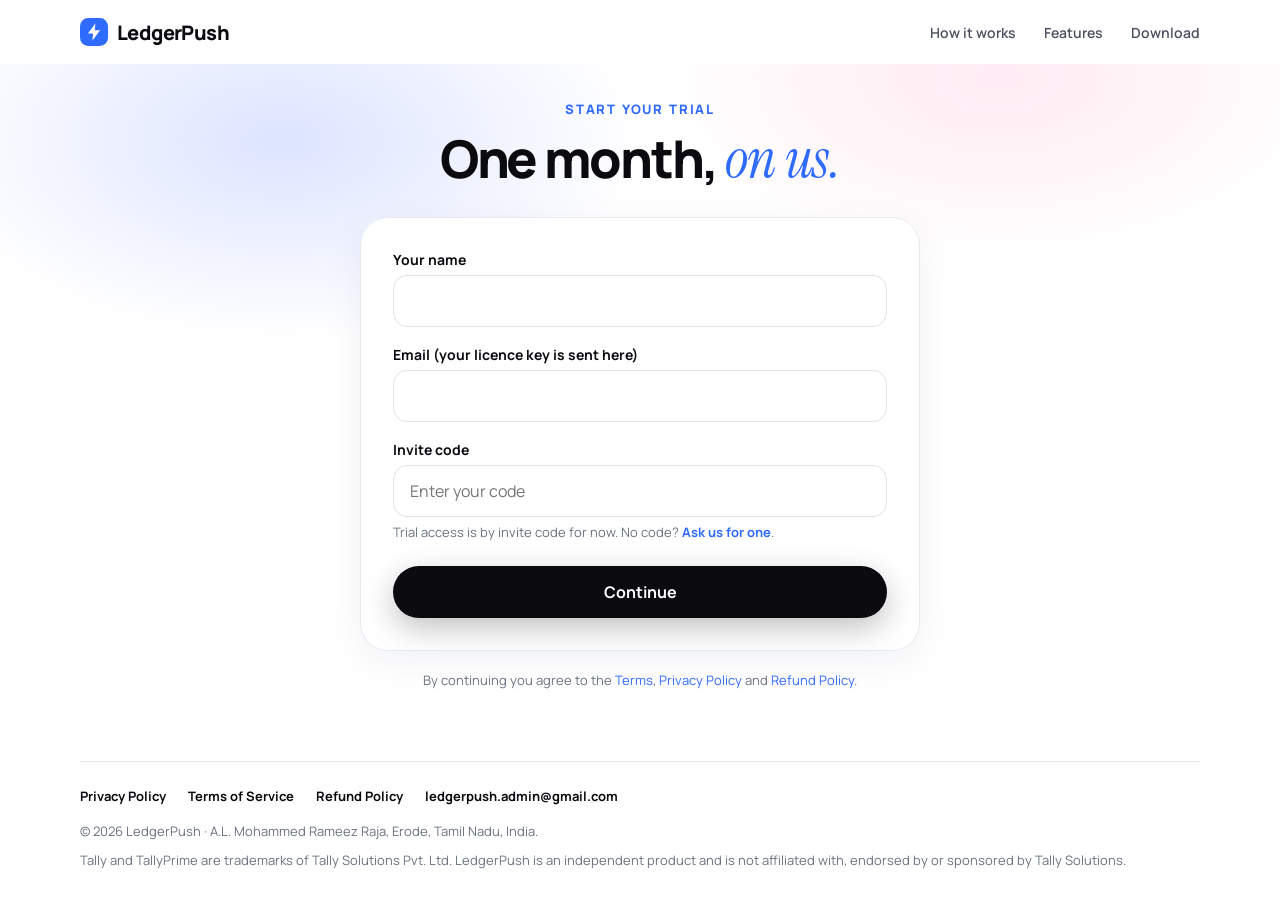
<file: buy.html>
<!doctype html>
<html lang="en">
<head>
<meta charset="utf-8">
<meta name="viewport" content="width=device-width, initial-scale=1">
<title>Start your LedgerPush trial</title>
<meta name="description" content="Start your 1-month LedgerPush trial.">
<link rel="icon" href="data:image/svg+xml,%3Csvg xmlns='http://www.w3.org/2000/svg' viewBox='0 0 24 24'%3E%3Crect width='24' height='24' rx='7' fill='%232f6bff'/%3E%3Cpath d='M13.2 4.5L6.8 13.2h4.4l-.6 6.3 6.6-8.9h-4.5z' fill='%23fff'/%3E%3C/svg%3E">
<link rel="preconnect" href="https://fonts.googleapis.com">
<link rel="stylesheet" href="https://fonts.googleapis.com/css2?family=Instrument+Serif:ital@1&family=Manrope:wght@400;500;600;700;800&display=swap">
<style>
body{margin:0;background:#fff;font-family:"Manrope",-apple-system,BlinkMacSystemFont,"Segoe UI",Helvetica,Arial,sans-serif;color:#0b0b0f;-webkit-font-smoothing:antialiased}
a{color:inherit;text-decoration:none}
.it{font-family:"Instrument Serif",Georgia,serif;font-style:italic;font-weight:400;letter-spacing:-.01em}
.navlink{font-size:14px;font-weight:600;color:#4b5060}.navlink:hover{color:#0b0b0f}
.btn{transition:transform .2s,box-shadow .2s;cursor:pointer;border:0;font-family:inherit}.btn:hover{transform:translateY(-2px)}
.card{background:#fff;border:1px solid #e9eaf0;border-radius:28px;padding:32px;box-shadow:0 10px 40px rgba(20,30,80,.06)}
label{display:block;font-size:14px;font-weight:700;margin:18px 0 6px}
input{width:100%;box-sizing:border-box;font:inherit;font-size:16px;padding:14px 16px;border:1px solid #dfe1ea;border-radius:14px;outline:0;background:#fff}
input:focus{border-color:#2f6bff;box-shadow:0 0 0 3px rgba(47,107,255,.15)}
.hint{font-size:13px;color:#6b7280;margin:6px 0 0;line-height:1.5}
.msg{font-size:14px;margin:12px 0 0;font-weight:600}
.err{color:#b91c1c}.ok{color:#15803d}
.primary{background:#0b0b0f;color:#fff;font-size:16px;font-weight:700;padding:15px 28px;border-radius:980px;box-shadow:0 10px 30px rgba(11,11,15,.25);margin-top:24px;width:100%}
.row{display:flex;justify-content:space-between;gap:12px;padding:10px 0;font-size:15.5px;border-bottom:1px solid #f0f1f5}
.row:last-child{border-bottom:0}
.hide{display:none}
</style>
</head>
<body>
<nav style="padding:18px 22px;box-sizing:border-box">
<div style="max-width:1120px;margin:0 auto;display:flex;align-items:center;justify-content:space-between;gap:16px;flex-wrap:wrap">
<a href="/" style="font-weight:800;font-size:20px;letter-spacing:-.03em;display:flex;align-items:center;gap:9px">
<svg width="28" height="28" viewBox="0 0 24 24" fill="none" aria-hidden="true"><rect width="24" height="24" rx="7" fill="#2f6bff"></rect><path d="M13.2 4.5L6.8 13.2h4.4l-.6 6.3 6.6-8.9h-4.5z" fill="#fff"></path></svg>
LedgerPush</a>
<div style="display:flex;align-items:center;gap:28px;flex-wrap:wrap">
<a class="navlink" href="/#how">How it works</a>
<a class="navlink" href="/#features">Features</a>
<a class="navlink" href="/download.html">Download</a>
</div>
</div>
</nav>

<section style="position:relative;padding:36px 22px 70px;box-sizing:border-box;overflow:hidden">
<div aria-hidden="true" style="position:absolute;inset:-80px 0 auto 0;height:520px;pointer-events:none;background:radial-gradient(40% 55% at 22% 30%,rgba(120,150,255,.26),transparent 70%),radial-gradient(38% 50% at 78% 18%,rgba(255,170,205,.24),transparent 70%)"></div>
<div style="position:relative;max-width:560px;margin:0 auto">
<p style="margin:0 0 12px;font-size:13px;font-weight:800;letter-spacing:.14em;color:#2f6bff;text-align:center">START YOUR TRIAL</p>
<h1 style="margin:0 0 28px;font-size:clamp(34px,5vw,52px);line-height:1.05;font-weight:800;letter-spacing:-.04em;text-align:center">One month, <span class="it" style="color:#2f6bff;font-size:1.08em">on us.</span></h1>

<!-- STEP 1 -->
<div class="card" id="step1">
<form id="f1" novalidate>
<label for="name" style="margin-top:0">Your name</label>
<input id="name" autocomplete="name" required>
<label for="email">Email (your licence key is sent here)</label>
<input id="email" type="email" autocomplete="email" required>
<label for="code">Invite code</label>
<input id="code" autocapitalize="characters" autocomplete="off" placeholder="Enter your code">
<p class="hint">Trial access is by invite code for now. No code? <a href="mailto:ledgerpush.admin@gmail.com?subject=LedgerPush%20trial%20request" style="color:#2f6bff;font-weight:700">Ask us for one</a>.</p>
<p class="msg err hide" id="e1"></p>
<button class="btn primary" type="submit">Continue</button>
</form>
</div>

<!-- STEP 2 -->
<div class="card hide" id="step2">
<h2 style="margin:0 0 6px;font-size:24px;font-weight:800;letter-spacing:-.02em">Pay &#8377;1 to start</h2>
<p class="hint" style="margin:0 0 14px">Code applied. Scan with any UPI app (Google Pay, PhonePe, Paytm, BHIM).</p>
<div class="row"><span>1-month licence</span><span id="plan-line">included</span></div>
<div class="row"><span>Starter credits (pages the AI can read)</span><span>200</span></div>
<div class="row"><b>You pay</b><b>&#8377;1</b></div>
<div style="text-align:center;margin:22px 0 6px">
<img src="/pay-trial.png" alt="UPI QR code for 1 rupee" width="220" height="220" style="border:1px solid #e9eaf0;border-radius:18px;padding:10px;background:#fff">
<p class="hint" style="text-align:center">Or pay to UPI ID <b style="color:#0b0b0f">raja.hystan-1@oksbi</b></p>
</div>
<form id="f2" novalidate>
<label for="txn">UPI transaction ID</label>
<input id="txn" inputmode="numeric" autocomplete="off" placeholder="12-digit number from your payment app">
<p class="hint">You&#8217;ll find it in your payment app under the payment details (often called UTR or reference number).</p>
<p class="msg err hide" id="e2"></p>
<button class="btn primary" type="submit" id="paid">I&#8217;ve paid</button>
</form>
</div>

<!-- STEP 3 -->
<div class="card hide" id="step3" style="text-align:center">
<div style="width:56px;height:56px;border-radius:50%;background:#dcfce7;color:#15803d;display:grid;place-items:center;margin:0 auto 14px;font-size:28px;font-weight:800">&#10003;</div>
<h2 style="margin:0 0 8px;font-size:26px;font-weight:800;letter-spacing:-.02em">Thank you!</h2>
<p style="margin:0;font-size:16px;line-height:1.6;color:#4b5060">We&#8217;re checking your payment. As soon as it&#8217;s confirmed, we&#8217;ll email your licence key and download links to <b id="done-email" style="color:#0b0b0f"></b>. This usually takes a few hours. If you don&#8217;t see it, please check your spam or junk folder.</p>
<p class="hint" style="margin-top:14px">Didn&#8217;t hear back? Write to <a href="mailto:ledgerpush.admin@gmail.com" style="color:#2f6bff;font-weight:700">ledgerpush.admin@gmail.com</a> with your payment reference.</p>
<a href="/download.html" class="btn" style="display:inline-block;margin-top:20px;background:#fff;color:#0b0b0f;font-size:15px;font-weight:700;padding:13px 24px;border-radius:980px;border:1px solid #dfe1ea">Download the app meanwhile</a>
</div>

<p class="hint" style="text-align:center;margin-top:20px">By continuing you agree to the <a href="/terms.html" style="color:#2f6bff">Terms</a>, <a href="/privacy.html" style="color:#2f6bff">Privacy Policy</a> and <a href="/refund.html" style="color:#2f6bff">Refund Policy</a>.</p>
</div>
</section>

<footer style="padding:0 22px 32px;box-sizing:border-box">
<div style="max-width:1120px;margin:0 auto;border-top:1px solid #e9eaf0;padding-top:24px;font-size:13px;line-height:1.6;color:#6b7280">
<div style="display:flex;gap:22px;flex-wrap:wrap;margin-bottom:14px;font-weight:700">
<a href="/privacy.html" style="color:#0b0b0f">Privacy Policy</a>
<a href="/terms.html" style="color:#0b0b0f">Terms of Service</a>
<a href="/refund.html" style="color:#0b0b0f">Refund Policy</a>
<a href="mailto:ledgerpush.admin@gmail.com" style="color:#0b0b0f">ledgerpush.admin@gmail.com</a>
</div>
<p style="margin:0 0 8px">&#169; 2026 LedgerPush &#183; A.L. Mohammed Rameez Raja, Erode, Tamil Nadu, India.</p>
<p style="margin:0">Tally and TallyPrime are trademarks of Tally Solutions Pvt. Ltd. LedgerPush is an independent product and is not affiliated with, endorsed by or sponsored by Tally Solutions.</p>
</div>
</footer>

<script>
// Where orders are sent. The licence service will receive them (to be built).
var ORDER_API = "https://admin.ledgerpush.in/api/orders";
var $ = function(id){return document.getElementById(id)};
var order = {};
function show(id){["step1","step2","step3"].forEach(function(s){$(s).classList.toggle("hide", s!==id)});window.scrollTo({top:0,behavior:"smooth"})}
function err(id, t){var e=$(id);e.textContent=t;e.classList.toggle("hide",!t)}

$("f1").addEventListener("submit", function(ev){
  ev.preventDefault();
  var name=$("name").value.trim(), email=$("email").value.trim(), code=$("code").value.trim().toUpperCase();
  if(!name){return err("e1","Please enter your name.")}
  if(!/^[^@\s]+@[^@\s]+\.[^@\s]+$/.test(email)){return err("e1","Please enter a valid email address.")}
  // Convenience check only. The real check, and the use limit, happen on our server.
  if(code!=="LPTEST"){return err("e1","That code isn't valid. Trial access is by invite code for now.")}
  err("e1","");
  order={name:name,email:email,code:code};
  show("step2");
});

$("f2").addEventListener("submit", function(ev){
  ev.preventDefault();
  var txn=$("txn").value.replace(/\s+/g,"");
  if(!/^\d{10,16}$/.test(txn)){return err("e2","Please enter the transaction ID from your payment app (usually 12 digits).")}
  err("e2","");
  order.txn=txn;
  var b=$("paid"); b.disabled=true; b.textContent="Sending...";
  fetch(ORDER_API,{method:"POST",headers:{"Content-Type":"application/json"},body:JSON.stringify(order)})
   .then(function(r){ if(!r.ok) throw new Error("bad"); return r.json(); })
   .then(function(){ $("done-email").textContent=order.email; show("step3"); })
   .catch(function(){
     b.disabled=false; b.textContent="I’ve paid";
     err("e2","We couldn't send this just now. Please email ledgerpush.admin@gmail.com with your name, email and transaction ID "+txn+", and we'll set you up.");
   });
});
</script>
</body>
</html>
</file>
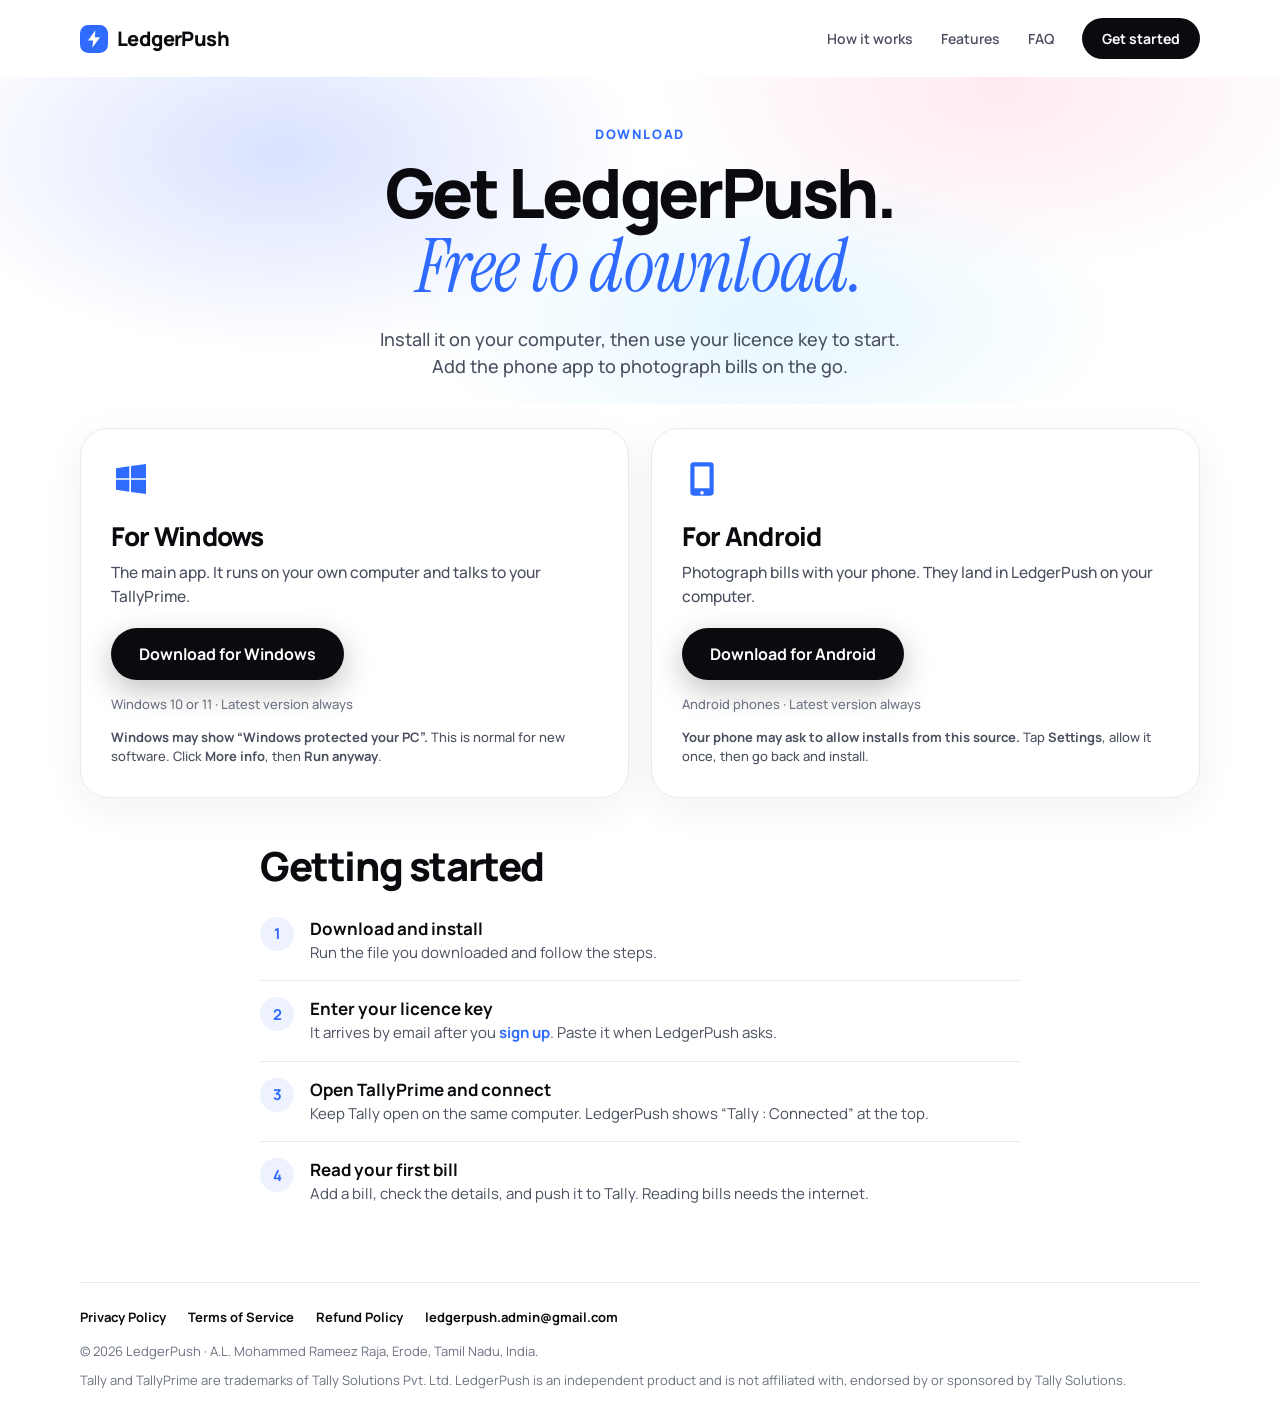
<file: download.html>
<!doctype html>
<html lang="en">
<head>
<meta charset="utf-8">
<meta name="viewport" content="width=device-width, initial-scale=1">
<title>Download LedgerPush</title>
<meta name="description" content="Download LedgerPush for Windows and Android.">
<link rel="icon" href="data:image/svg+xml,%3Csvg xmlns='http://www.w3.org/2000/svg' viewBox='0 0 24 24'%3E%3Crect width='24' height='24' rx='7' fill='%232f6bff'/%3E%3Cpath d='M13.2 4.5L6.8 13.2h4.4l-.6 6.3 6.6-8.9h-4.5z' fill='%23fff'/%3E%3C/svg%3E">
<link rel="preconnect" href="https://fonts.googleapis.com">
<link rel="stylesheet" href="https://fonts.googleapis.com/css2?family=Instrument+Serif:ital@1&family=Manrope:wght@400;500;600;700;800&display=swap">
<style>
body{margin:0;background:#fff;font-family:"Manrope",-apple-system,BlinkMacSystemFont,"Segoe UI",Helvetica,Arial,sans-serif;color:#0b0b0f;-webkit-font-smoothing:antialiased}
a{color:inherit;text-decoration:none}
.it{font-family:"Instrument Serif",Georgia,serif;font-style:italic;font-weight:400;letter-spacing:-.01em}
.navlink{font-size:14px;font-weight:600;color:#4b5060;transition:color .2s}.navlink:hover{color:#0b0b0f}
.btn{transition:transform .2s,box-shadow .2s}.btn:hover{transform:translateY(-2px)}
.dl{background:#fff;border:1px solid #e9eaf0;border-radius:28px;padding:30px;flex:1 1 320px;min-width:0;box-shadow:0 10px 40px rgba(20,30,80,.06)}
.dl h2{margin:14px 0 6px;font-size:26px;font-weight:800;letter-spacing:-.03em}
.dl p{margin:0 0 20px;font-size:15.5px;line-height:1.55;color:#4b5060;font-weight:500}
.dl .meta{font-size:13px;color:#6b7280;margin:14px 0 0}
.step{display:flex;gap:16px;align-items:flex-start;padding:16px 0;border-bottom:1px solid #e9eaf0}
.step b.n{flex:0 0 34px;height:34px;border-radius:50%;background:#eef2ff;color:#2f6bff;display:grid;place-items:center;font-size:15px}
.step h3{margin:0 0 2px;font-size:17px;font-weight:700}
.step p{margin:0;font-size:15px;line-height:1.5;color:#4b5060}
</style>
</head>
<body>
<nav style="position:relative;z-index:5;padding:18px 22px;box-sizing:border-box">
<div style="max-width:1120px;margin:0 auto;display:flex;align-items:center;justify-content:space-between;gap:16px;flex-wrap:wrap">
<a href="/" style="font-weight:800;font-size:20px;letter-spacing:-.03em;display:flex;align-items:center;gap:9px">
<svg width="28" height="28" viewBox="0 0 24 24" fill="none" aria-hidden="true"><rect x="0" y="0" width="24" height="24" rx="7" fill="#2f6bff"></rect><path d="M13.2 4.5L6.8 13.2h4.4l-.6 6.3 6.6-8.9h-4.5z" fill="#fff"></path></svg>
LedgerPush</a>
<div style="display:flex;align-items:center;gap:28px;flex-wrap:wrap">
<a class="navlink" href="/#how">How it works</a>
<a class="navlink" href="/#features">Features</a>
<a class="navlink" href="/#faq">FAQ</a>
<a class="btn" href="/buy.html" style="background:#0b0b0f;color:#fff;font-size:14px;font-weight:700;padding:11px 20px;border-radius:980px">Get started</a>
</div>
</div>
</nav>

<section style="position:relative;padding:48px 22px 24px;box-sizing:border-box;overflow:hidden">
<div aria-hidden="true" style="position:absolute;inset:-80px 0 auto 0;height:520px;pointer-events:none;background:radial-gradient(40% 55% at 22% 30%,rgba(120,150,255,.28),transparent 70%),radial-gradient(38% 50% at 78% 18%,rgba(255,170,205,.26),transparent 70%),radial-gradient(40% 45% at 60% 62%,rgba(160,225,255,.28),transparent 70%)"></div>
<div style="position:relative;max-width:1120px;margin:0 auto;text-align:center">
<p style="margin:0 0 14px;font-size:13px;font-weight:800;letter-spacing:.14em;color:#2f6bff">DOWNLOAD</p>
<h1 style="margin:0;font-size:clamp(38px,5.6vw,68px);line-height:1.05;font-weight:800;letter-spacing:-.045em">Get LedgerPush.<br><span class="it" style="color:#2f6bff;font-size:1.08em">Free to download.</span></h1>
<p style="margin:20px auto 0;max-width:520px;font-size:18px;line-height:1.5;color:#4b5060;font-weight:500">Install it on your computer, then use your licence key to start. Add the phone app to photograph bills on the go.</p>
</div>
</section>

<section style="padding:24px 22px 40px;box-sizing:border-box">
<div style="max-width:1120px;margin:0 auto;display:flex;gap:22px;flex-wrap:wrap">

<div class="dl">
<svg width="40" height="40" viewBox="0 0 24 24" fill="#2f6bff" aria-hidden="true"><path d="M3 5.5 11 4.4v7.1H3zM12 4.2 21 3v8.5h-9zM3 12.5h8v7.1L3 18.5zM12 12.5h9V21l-9-1.2z"/></svg>
<h2>For Windows</h2>
<p>The main app. It runs on your own computer and talks to your TallyPrime.</p>
<a class="btn" href="https://github.com/mohammedrameezraja91/ledgerpush-downloads/releases/latest/download/LedgerPush-Setup.exe" style="display:inline-block;background:#0b0b0f;color:#fff;font-size:16px;font-weight:700;padding:15px 28px;border-radius:980px;box-shadow:0 10px 30px rgba(11,11,15,.25)">Download for Windows</a>
<p class="meta">Windows 10 or 11 &middot; Latest version always</p>
<p class="meta" style="color:#4b5060;line-height:1.5"><b>Windows may show &ldquo;Windows protected your PC&rdquo;.</b> This is normal for new software. Click <b>More info</b>, then <b>Run anyway</b>.</p>
</div>

<div class="dl">
<svg width="40" height="40" viewBox="0 0 24 24" fill="#2f6bff" aria-hidden="true"><path d="M7 2h10a2 2 0 0 1 2 2v16a2 2 0 0 1-2 2H7a2 2 0 0 1-2-2V4a2 2 0 0 1 2-2zm5 17.2a1.1 1.1 0 1 0 0 2.2 1.1 1.1 0 0 0 0-2.2zM7.5 4.5v13h9v-13z"/></svg>
<h2>For Android</h2>
<p>Photograph bills with your phone. They land in LedgerPush on your computer.</p>
<a class="btn" href="https://github.com/mohammedrameezraja91/ledgerpush-downloads/releases/latest/download/LedgerPush.apk" style="display:inline-block;background:#0b0b0f;color:#fff;font-size:16px;font-weight:700;padding:15px 28px;border-radius:980px;box-shadow:0 10px 30px rgba(11,11,15,.25)">Download for Android</a>
<p class="meta">Android phones &middot; Latest version always</p>
<p class="meta" style="color:#4b5060;line-height:1.5"><b>Your phone may ask to allow installs from this source.</b> Tap <b>Settings</b>, allow it once, then go back and install.</p>
</div>

</div>
</section>

<section style="padding:0 22px 60px;box-sizing:border-box">
<div style="max-width:760px;margin:0 auto">
<h2 style="margin:0 0 8px;font-size:clamp(28px,4vw,40px);font-weight:800;letter-spacing:-.035em">Getting started</h2>
<div class="step"><b class="n">1</b><div><h3>Download and install</h3><p>Run the file you downloaded and follow the steps.</p></div></div>
<div class="step"><b class="n">2</b><div><h3>Enter your licence key</h3><p>It arrives by email after you <a href="/buy.html" style="color:#2f6bff;font-weight:700">sign up</a>. Paste it when LedgerPush asks.</p></div></div>
<div class="step"><b class="n">3</b><div><h3>Open TallyPrime and connect</h3><p>Keep Tally open on the same computer. LedgerPush shows &ldquo;Tally : Connected&rdquo; at the top.</p></div></div>
<div class="step" style="border-bottom:0"><b class="n">4</b><div><h3>Read your first bill</h3><p>Add a bill, check the details, and push it to Tally. Reading bills needs the internet.</p></div></div>
</div>
</section>

<footer style="padding:0 22px 32px;box-sizing:border-box">
<div style="max-width:1120px;margin:0 auto;border-top:1px solid #e9eaf0;padding-top:24px;font-size:13px;line-height:1.6;color:#6b7280">
<div style="display:flex;gap:22px;flex-wrap:wrap;margin-bottom:14px;font-weight:700">
<a href="/privacy.html" style="color:#0b0b0f">Privacy Policy</a>
<a href="/terms.html" style="color:#0b0b0f">Terms of Service</a>
<a href="/refund.html" style="color:#0b0b0f">Refund Policy</a>
<a href="mailto:ledgerpush.admin@gmail.com" style="color:#0b0b0f">ledgerpush.admin@gmail.com</a>
</div>
<p style="margin:0 0 8px">&#169; 2026 LedgerPush &#183; A.L. Mohammed Rameez Raja, Erode, Tamil Nadu, India.</p>
<p style="margin:0">Tally and TallyPrime are trademarks of Tally Solutions Pvt. Ltd. LedgerPush is an independent product and is not affiliated with, endorsed by or sponsored by Tally Solutions.</p>
</div>
</footer>
</body>
</html>
</file>
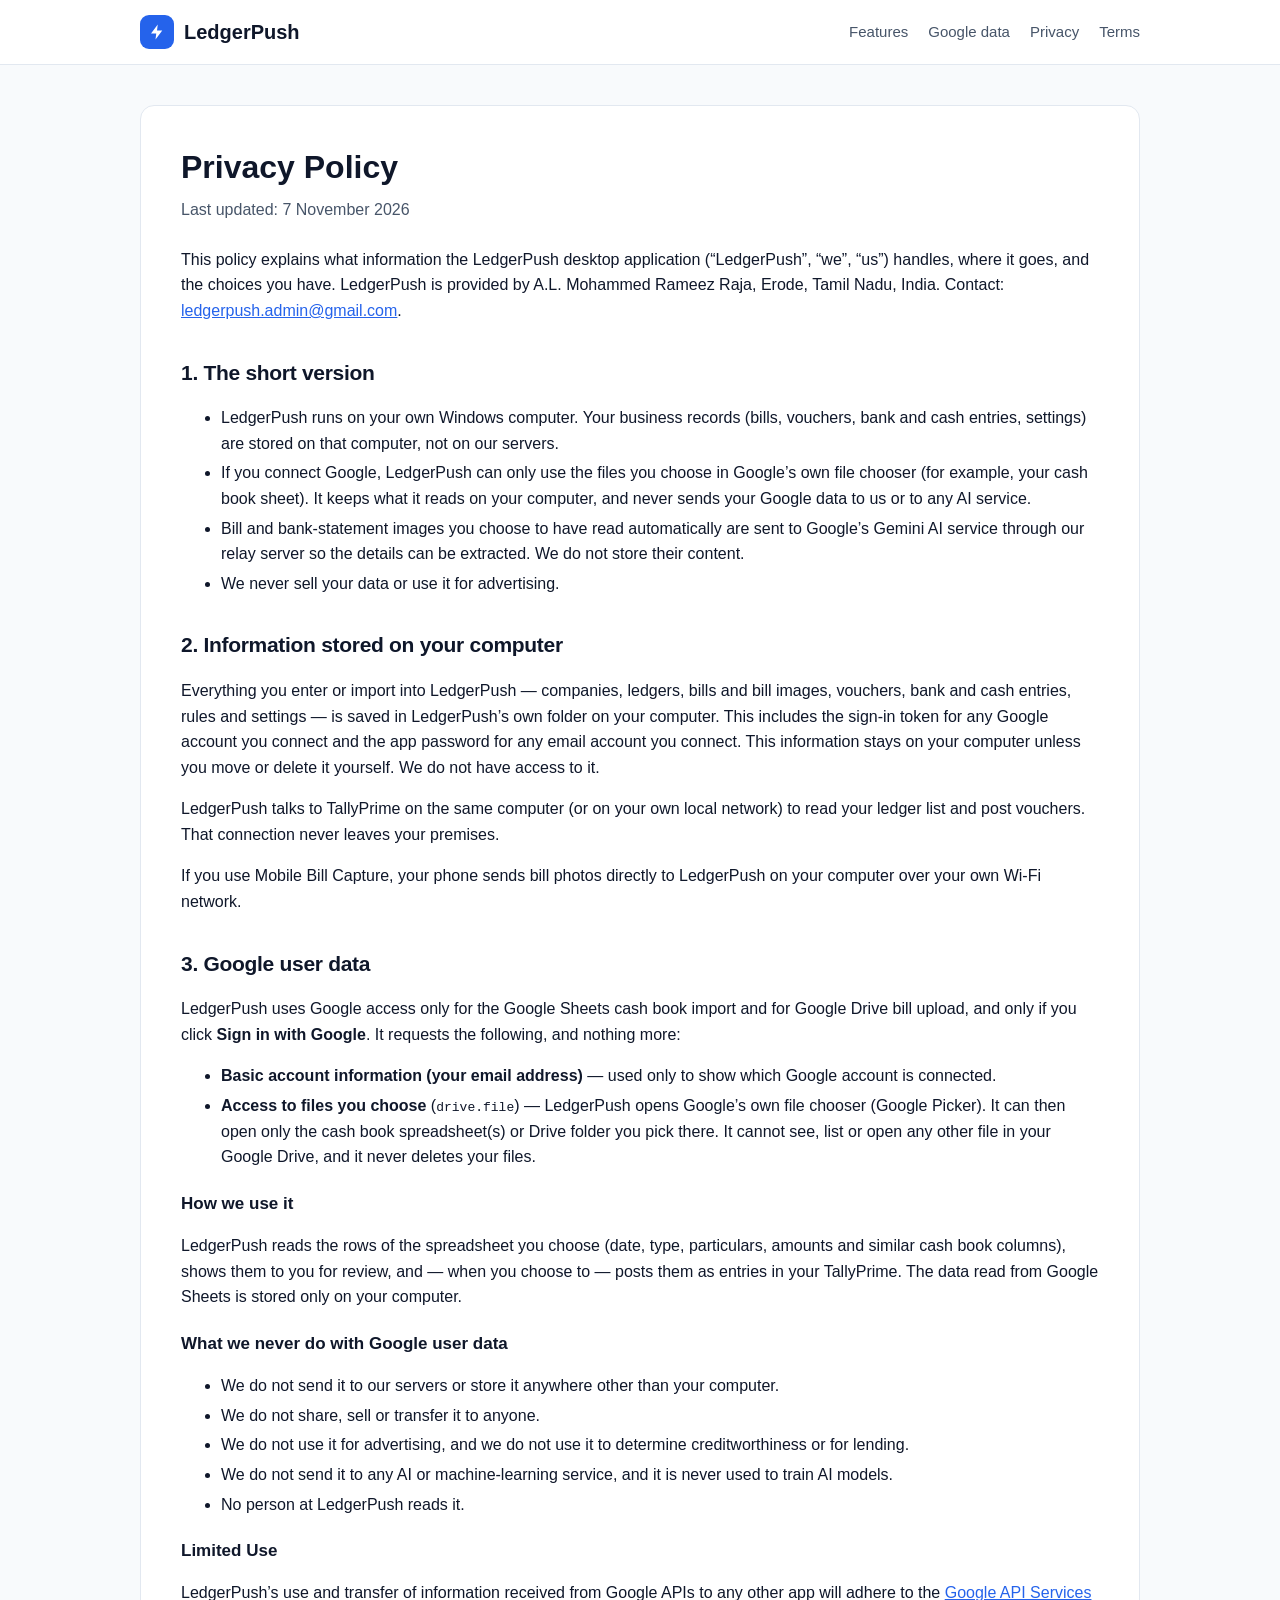
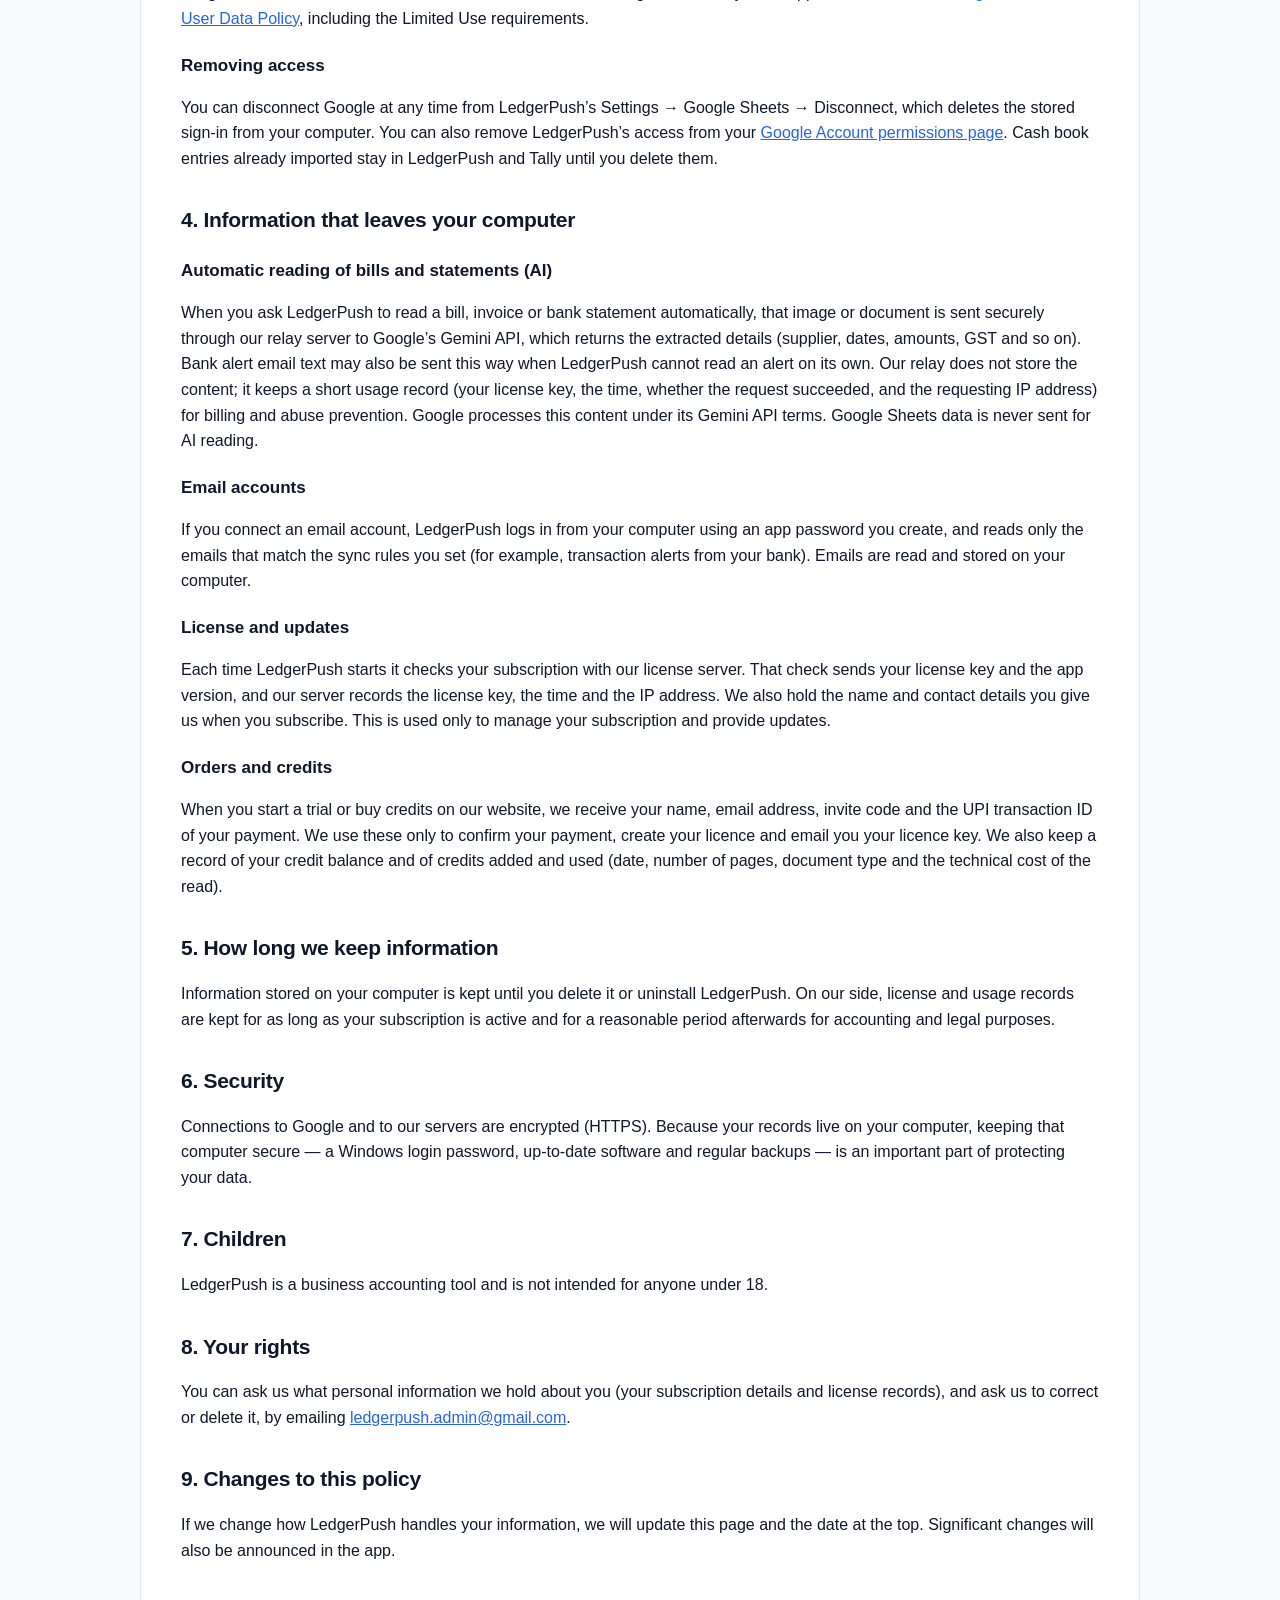
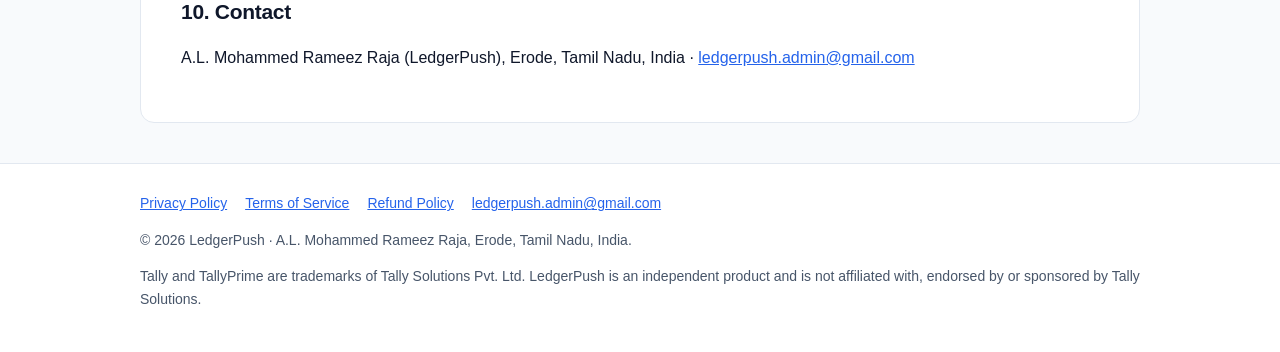
<file: privacy.html>
<!doctype html>
<html lang="en"><head><meta charset="utf-8"><meta name="viewport" content="width=device-width,initial-scale=1">
<title>Privacy Policy — LedgerPush</title><meta name="description" content="How LedgerPush handles your data, including Google user data.">
<link rel="icon" href="data:image/svg+xml,%3Csvg xmlns='http://www.w3.org/2000/svg' viewBox='0 0 24 24'%3E%3Crect width='24' height='24' rx='6' fill='%232563EB'/%3E%3Cpath d='M13 3 5 14h6l-1 7 8-11h-6z' fill='white'/%3E%3C/svg%3E">
<link rel="stylesheet" href="/style.css"></head>
<body><header class="top"><div class="wrap"><a class="brand" href="/"><span class="logo"><svg width="18" height="18" viewBox="0 0 24 24" fill="#fff" aria-hidden="true"><path d="M13 2 4 14h7l-1 8 9-12h-7z"/></svg></span> LedgerPush</a>
<nav><a class="hide-sm" href="/#features">Features</a><a class="hide-sm" href="/#google-data">Google data</a><a href="/privacy.html">Privacy</a><a href="/terms.html">Terms</a></nav></div></header>
<main class="wrap"><article class="doc">
<h1>Privacy Policy</h1>
<p class="meta">Last updated: 7 November 2026</p>

<p>This policy explains what information the LedgerPush desktop application (&ldquo;LedgerPush&rdquo;, &ldquo;we&rdquo;, &ldquo;us&rdquo;) handles, where it goes, and the choices you have. LedgerPush is provided by A.L. Mohammed Rameez Raja, Erode, Tamil Nadu, India. Contact: <a href="mailto:ledgerpush.admin@gmail.com">ledgerpush.admin@gmail.com</a>.</p>

<h2>1. The short version</h2>
<ul>
<li>LedgerPush runs on your own Windows computer. Your business records (bills, vouchers, bank and cash entries, settings) are stored on that computer, not on our servers.</li>
<li>If you connect Google, LedgerPush can only use the files you choose in Google&rsquo;s own file chooser (for example, your cash book sheet). It keeps what it reads on your computer, and never sends your Google data to us or to any AI service.</li>
<li>Bill and bank-statement images you choose to have read automatically are sent to Google&rsquo;s Gemini AI service through our relay server so the details can be extracted. We do not store their content.</li>
<li>We never sell your data or use it for advertising.</li>
</ul>

<h2>2. Information stored on your computer</h2>
<p>Everything you enter or import into LedgerPush &mdash; companies, ledgers, bills and bill images, vouchers, bank and cash entries, rules and settings &mdash; is saved in LedgerPush&rsquo;s own folder on your computer. This includes the sign-in token for any Google account you connect and the app password for any email account you connect. This information stays on your computer unless you move or delete it yourself. We do not have access to it.</p>
<p>LedgerPush talks to TallyPrime on the same computer (or on your own local network) to read your ledger list and post vouchers. That connection never leaves your premises.</p>
<p>If you use Mobile Bill Capture, your phone sends bill photos directly to LedgerPush on your computer over your own Wi-Fi network.</p>

<h2>3. Google user data</h2>
<p>LedgerPush uses Google access only for the Google Sheets cash book import and for Google Drive bill upload, and only if you click <strong>Sign in with Google</strong>. It requests the following, and nothing more:</p>
<ul>
<li><strong>Basic account information (your email address)</strong> &mdash; used only to show which Google account is connected.</li>
<li><strong>Access to files you choose</strong> (<code>drive.file</code>) &mdash; LedgerPush opens Google&rsquo;s own file chooser (Google Picker). It can then open only the cash book spreadsheet(s) or Drive folder you pick there. It cannot see, list or open any other file in your Google Drive, and it never deletes your files.</li>
</ul>
<h3>How we use it</h3>
<p>LedgerPush reads the rows of the spreadsheet you choose (date, type, particulars, amounts and similar cash book columns), shows them to you for review, and &mdash; when you choose to &mdash; posts them as entries in your TallyPrime. The data read from Google Sheets is stored only on your computer.</p>
<h3>What we never do with Google user data</h3>
<ul>
<li>We do not send it to our servers or store it anywhere other than your computer.</li>
<li>We do not share, sell or transfer it to anyone.</li>
<li>We do not use it for advertising, and we do not use it to determine creditworthiness or for lending.</li>
<li>We do not send it to any AI or machine-learning service, and it is never used to train AI models.</li>
<li>No person at LedgerPush reads it.</li>
</ul>
<h3>Limited Use</h3>
<p>LedgerPush&rsquo;s use and transfer of information received from Google APIs to any other app will adhere to the <a href="https://developers.google.com/terms/api-services-user-data-policy">Google API Services User Data Policy</a>, including the Limited Use requirements.</p>
<h3>Removing access</h3>
<p>You can disconnect Google at any time from LedgerPush&rsquo;s Settings &rarr; Google Sheets &rarr; Disconnect, which deletes the stored sign-in from your computer. You can also remove LedgerPush&rsquo;s access from your <a href="https://myaccount.google.com/permissions">Google Account permissions page</a>. Cash book entries already imported stay in LedgerPush and Tally until you delete them.</p>

<h2>4. Information that leaves your computer</h2>
<h3>Automatic reading of bills and statements (AI)</h3>
<p>When you ask LedgerPush to read a bill, invoice or bank statement automatically, that image or document is sent securely through our relay server to Google&rsquo;s Gemini API, which returns the extracted details (supplier, dates, amounts, GST and so on). Bank alert email text may also be sent this way when LedgerPush cannot read an alert on its own. Our relay does not store the content; it keeps a short usage record (your license key, the time, whether the request succeeded, and the requesting IP address) for billing and abuse prevention. Google processes this content under its Gemini API terms. Google Sheets data is never sent for AI reading.</p>
<h3>Email accounts</h3>
<p>If you connect an email account, LedgerPush logs in from your computer using an app password you create, and reads only the emails that match the sync rules you set (for example, transaction alerts from your bank). Emails are read and stored on your computer.</p>
<h3>License and updates</h3>
<p>Each time LedgerPush starts it checks your subscription with our license server. That check sends your license key and the app version, and our server records the license key, the time and the IP address. We also hold the name and contact details you give us when you subscribe. This is used only to manage your subscription and provide updates.</p>
<h3>Orders and credits</h3>
<p>When you start a trial or buy credits on our website, we receive your name, email address, invite code and the UPI transaction ID of your payment. We use these only to confirm your payment, create your licence and email you your licence key. We also keep a record of your credit balance and of credits added and used (date, number of pages, document type and the technical cost of the read).</p>

<h2>5. How long we keep information</h2>
<p>Information stored on your computer is kept until you delete it or uninstall LedgerPush. On our side, license and usage records are kept for as long as your subscription is active and for a reasonable period afterwards for accounting and legal purposes.</p>

<h2>6. Security</h2>
<p>Connections to Google and to our servers are encrypted (HTTPS). Because your records live on your computer, keeping that computer secure &mdash; a Windows login password, up-to-date software and regular backups &mdash; is an important part of protecting your data.</p>

<h2>7. Children</h2>
<p>LedgerPush is a business accounting tool and is not intended for anyone under 18.</p>

<h2>8. Your rights</h2>
<p>You can ask us what personal information we hold about you (your subscription details and license records), and ask us to correct or delete it, by emailing <a href="mailto:ledgerpush.admin@gmail.com">ledgerpush.admin@gmail.com</a>.</p>

<h2>9. Changes to this policy</h2>
<p>If we change how LedgerPush handles your information, we will update this page and the date at the top. Significant changes will also be announced in the app.</p>

<h2>10. Contact</h2>
<p>A.L. Mohammed Rameez Raja (LedgerPush), Erode, Tamil Nadu, India &middot; <a href="mailto:ledgerpush.admin@gmail.com">ledgerpush.admin@gmail.com</a></p>
</article></main>
<footer><div class="wrap">
<div class="links"><a href="/privacy.html">Privacy Policy</a><a href="/terms.html">Terms of Service</a><a href="/refund.html">Refund Policy</a><a href="mailto:ledgerpush.admin@gmail.com">ledgerpush.admin@gmail.com</a></div>
<p>&copy; 2026 LedgerPush &middot; A.L. Mohammed Rameez Raja, Erode, Tamil Nadu, India.</p>
<p>Tally and TallyPrime are trademarks of Tally Solutions Pvt. Ltd. LedgerPush is an independent product and is not affiliated with, endorsed by or sponsored by Tally Solutions.</p>
</div></footer></body></html>
</file>
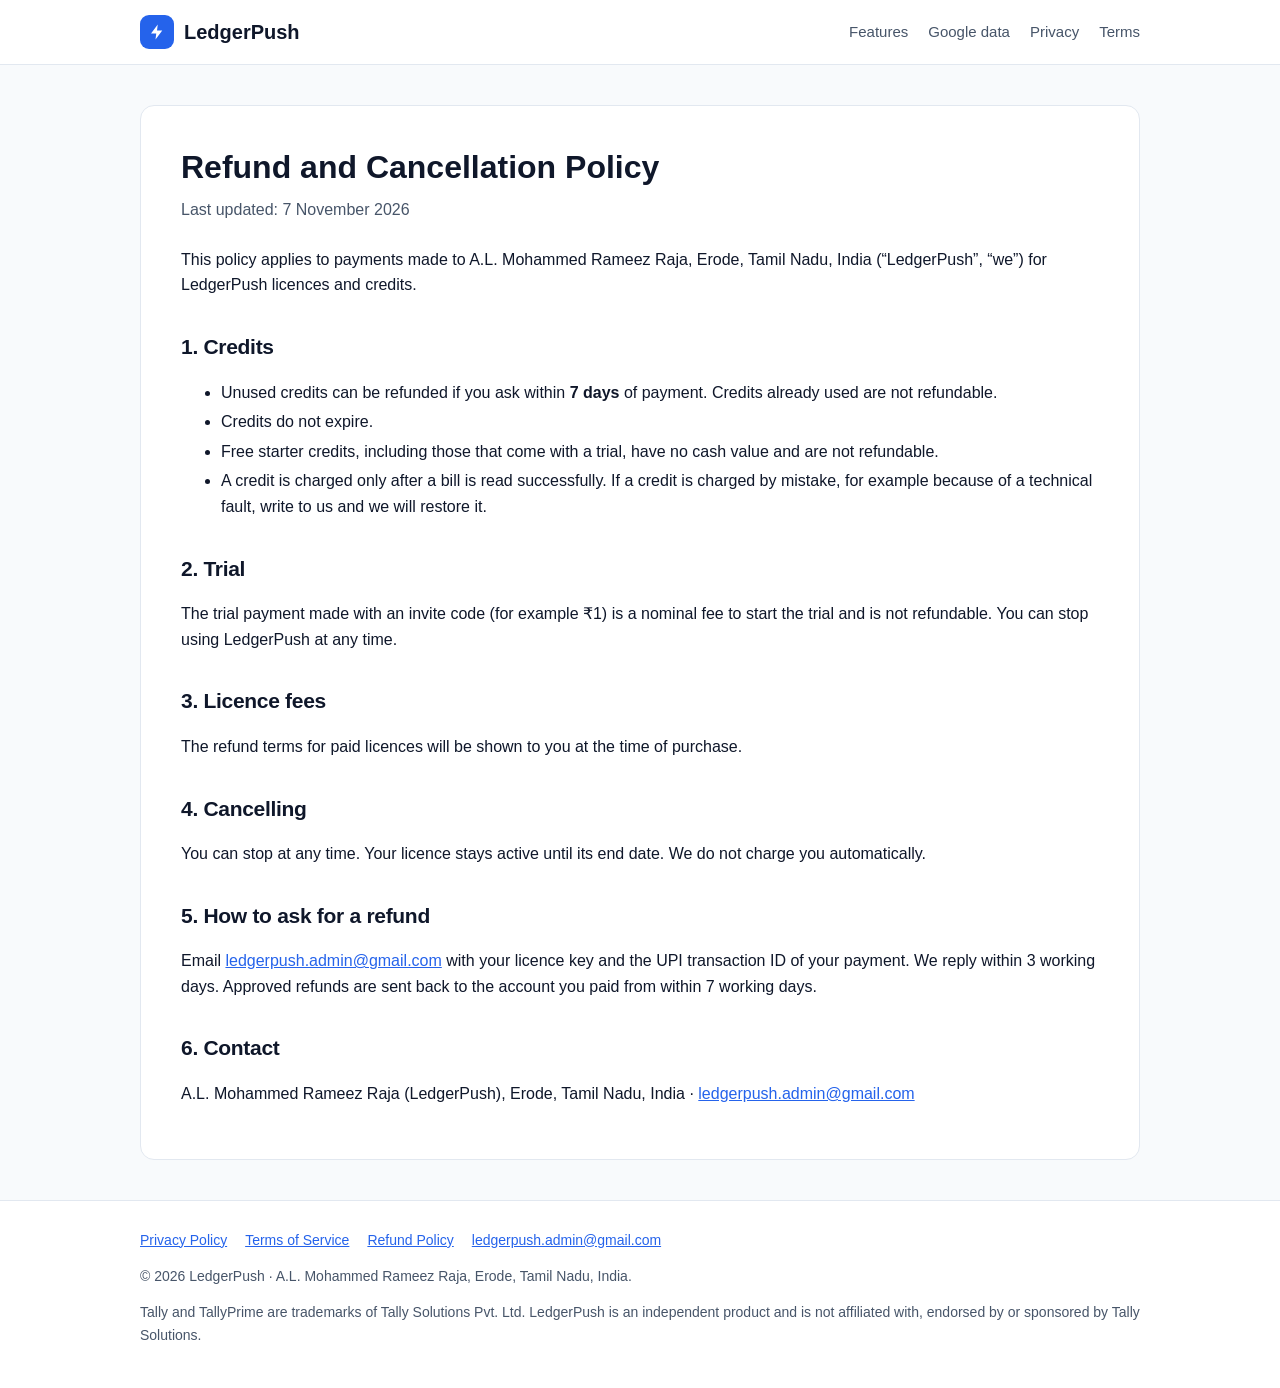
<file: refund.html>
<!doctype html>
<html lang="en"><head><meta charset="utf-8"><meta name="viewport" content="width=device-width,initial-scale=1">
<title>Refund and Cancellation Policy — LedgerPush</title><meta name="description" content="Refund and cancellation policy for LedgerPush.">
<link rel="icon" href="data:image/svg+xml,%3Csvg xmlns='http://www.w3.org/2000/svg' viewBox='0 0 24 24'%3E%3Crect width='24' height='24' rx='6' fill='%232563EB'/%3E%3Cpath d='M13 3 5 14h6l-1 7 8-11h-6z' fill='white'/%3E%3C/svg%3E">
<link rel="stylesheet" href="/style.css"></head>
<body><header class="top"><div class="wrap"><a class="brand" href="/"><span class="logo"><svg width="18" height="18" viewBox="0 0 24 24" fill="#fff" aria-hidden="true"><path d="M13 2 4 14h7l-1 8 9-12h-7z"/></svg></span> LedgerPush</a>
<nav><a class="hide-sm" href="/#features">Features</a><a class="hide-sm" href="/#google-data">Google data</a><a href="/privacy.html">Privacy</a><a href="/terms.html">Terms</a></nav></div></header>
<main class="wrap"><article class="doc">
<h1>Refund and Cancellation Policy</h1>
<p class="meta">Last updated: 7 November 2026</p>
<p>This policy applies to payments made to A.L. Mohammed Rameez Raja, Erode, Tamil Nadu, India (&ldquo;LedgerPush&rdquo;, &ldquo;we&rdquo;) for LedgerPush licences and credits.</p>

<h2>1. Credits</h2>
<ul>
<li>Unused credits can be refunded if you ask within <strong>7 days</strong> of payment. Credits already used are not refundable.</li>
<li>Credits do not expire.</li>
<li>Free starter credits, including those that come with a trial, have no cash value and are not refundable.</li>
<li>A credit is charged only after a bill is read successfully. If a credit is charged by mistake, for example because of a technical fault, write to us and we will restore it.</li>
</ul>

<h2>2. Trial</h2>
<p>The trial payment made with an invite code (for example &#8377;1) is a nominal fee to start the trial and is not refundable. You can stop using LedgerPush at any time.</p>

<h2>3. Licence fees</h2>
<p>The refund terms for paid licences will be shown to you at the time of purchase.</p>

<h2>4. Cancelling</h2>
<p>You can stop at any time. Your licence stays active until its end date. We do not charge you automatically.</p>

<h2>5. How to ask for a refund</h2>
<p>Email <a href="mailto:ledgerpush.admin@gmail.com">ledgerpush.admin@gmail.com</a> with your licence key and the UPI transaction ID of your payment. We reply within 3 working days. Approved refunds are sent back to the account you paid from within 7 working days.</p>

<h2>6. Contact</h2>
<p>A.L. Mohammed Rameez Raja (LedgerPush), Erode, Tamil Nadu, India &middot; <a href="mailto:ledgerpush.admin@gmail.com">ledgerpush.admin@gmail.com</a></p>
</article></main>
<footer><div class="wrap">
<div class="links"><a href="/privacy.html">Privacy Policy</a><a href="/terms.html">Terms of Service</a><a href="/refund.html">Refund Policy</a><a href="mailto:ledgerpush.admin@gmail.com">ledgerpush.admin@gmail.com</a></div>
<p>&copy; 2026 LedgerPush &middot; A.L. Mohammed Rameez Raja, Erode, Tamil Nadu, India.</p>
<p>Tally and TallyPrime are trademarks of Tally Solutions Pvt. Ltd. LedgerPush is an independent product and is not affiliated with, endorsed by or sponsored by Tally Solutions.</p>
</div></footer></body></html>
</file>
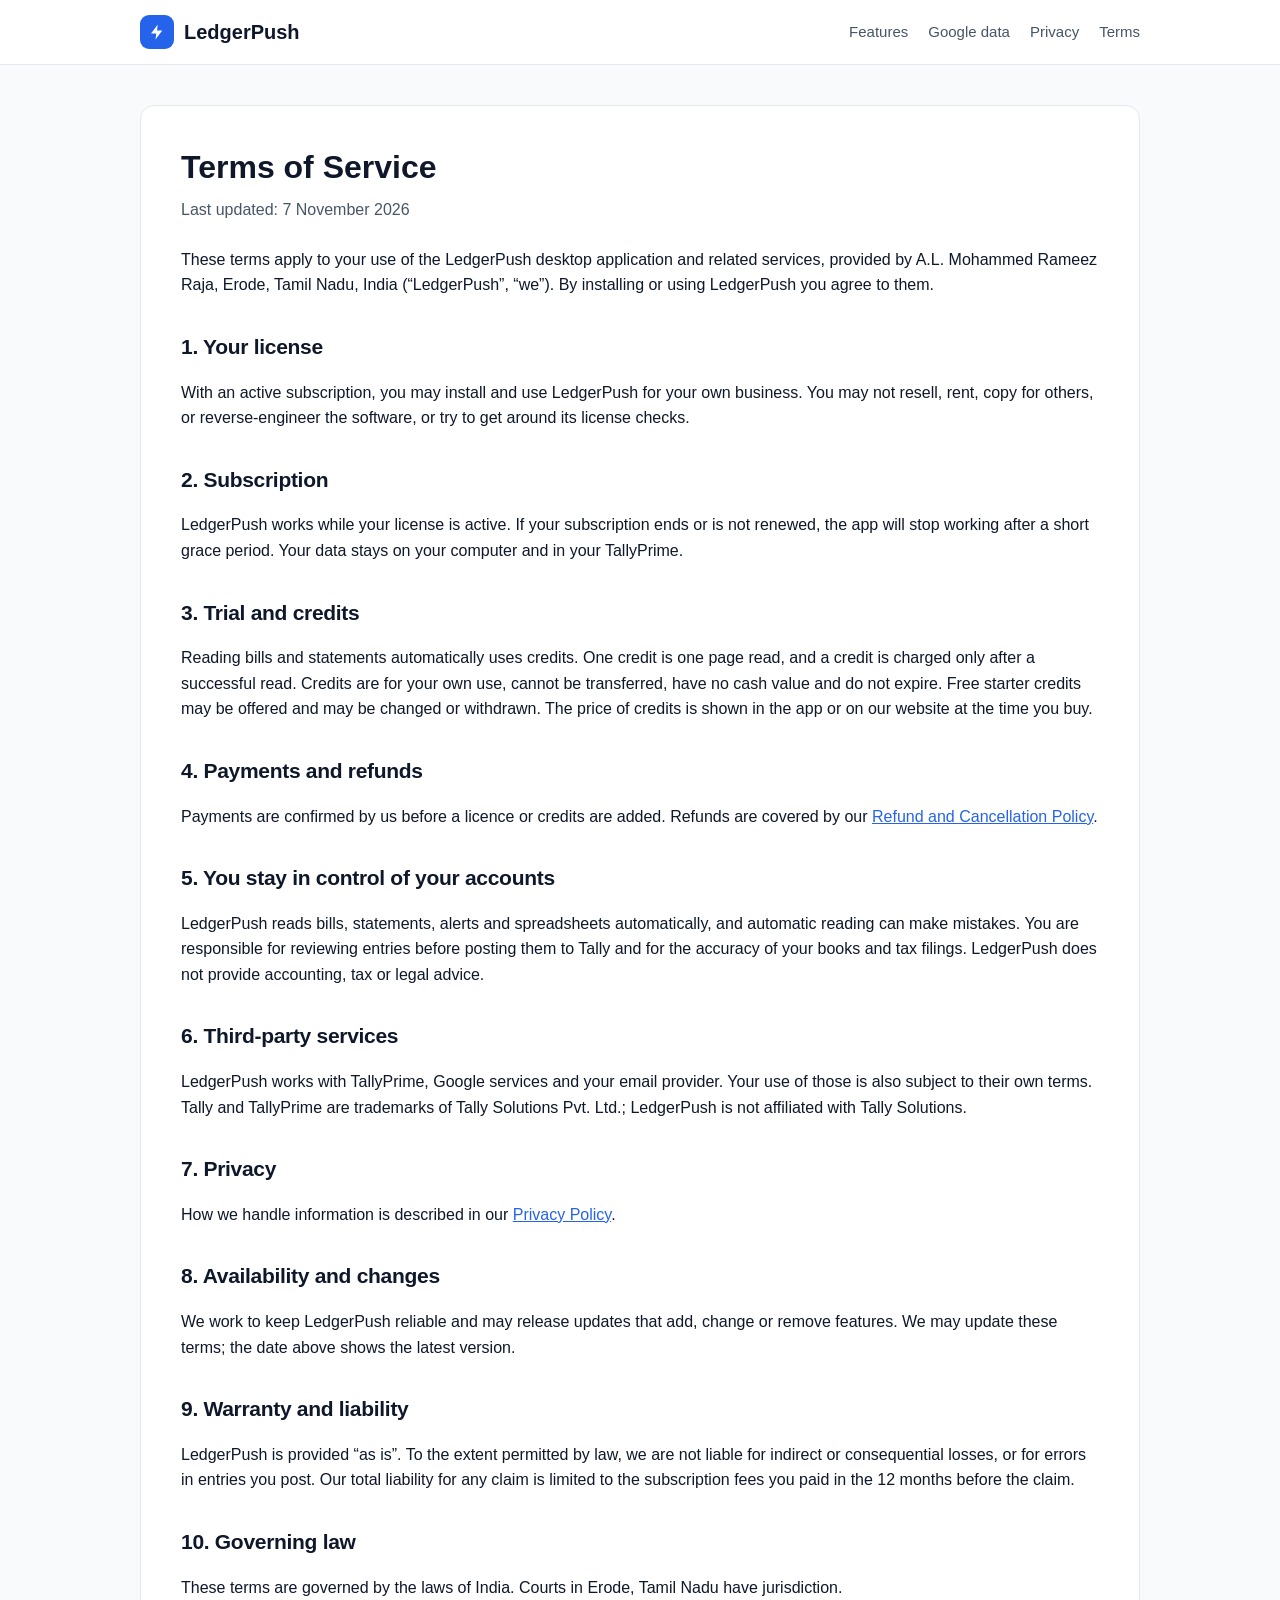
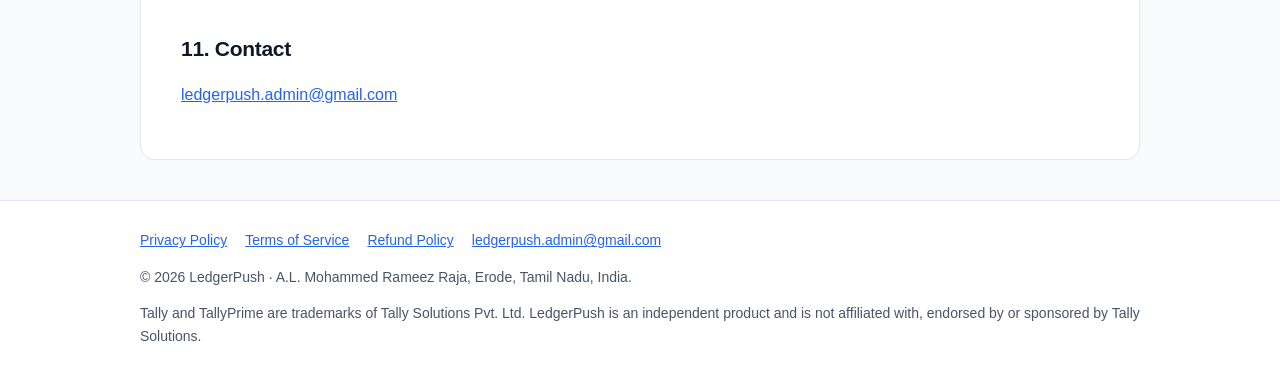
<file: terms.html>
<!doctype html>
<html lang="en"><head><meta charset="utf-8"><meta name="viewport" content="width=device-width,initial-scale=1">
<title>Terms of Service — LedgerPush</title><meta name="description" content="Terms of Service for the LedgerPush desktop app.">
<link rel="icon" href="data:image/svg+xml,%3Csvg xmlns='http://www.w3.org/2000/svg' viewBox='0 0 24 24'%3E%3Crect width='24' height='24' rx='6' fill='%232563EB'/%3E%3Cpath d='M13 3 5 14h6l-1 7 8-11h-6z' fill='white'/%3E%3C/svg%3E">
<link rel="stylesheet" href="/style.css"></head>
<body><header class="top"><div class="wrap"><a class="brand" href="/"><span class="logo"><svg width="18" height="18" viewBox="0 0 24 24" fill="#fff" aria-hidden="true"><path d="M13 2 4 14h7l-1 8 9-12h-7z"/></svg></span> LedgerPush</a>
<nav><a class="hide-sm" href="/#features">Features</a><a class="hide-sm" href="/#google-data">Google data</a><a href="/privacy.html">Privacy</a><a href="/terms.html">Terms</a></nav></div></header>
<main class="wrap"><article class="doc">
<h1>Terms of Service</h1>
<p class="meta">Last updated: 7 November 2026</p>
<p>These terms apply to your use of the LedgerPush desktop application and related services, provided by A.L. Mohammed Rameez Raja, Erode, Tamil Nadu, India (&ldquo;LedgerPush&rdquo;, &ldquo;we&rdquo;). By installing or using LedgerPush you agree to them.</p>

<h2>1. Your license</h2>
<p>With an active subscription, you may install and use LedgerPush for your own business. You may not resell, rent, copy for others, or reverse-engineer the software, or try to get around its license checks.</p>

<h2>2. Subscription</h2>
<p>LedgerPush works while your license is active. If your subscription ends or is not renewed, the app will stop working after a short grace period. Your data stays on your computer and in your TallyPrime.</p>

<h2>3. Trial and credits</h2>
<p>Reading bills and statements automatically uses credits. One credit is one page read, and a credit is charged only after a successful read. Credits are for your own use, cannot be transferred, have no cash value and do not expire. Free starter credits may be offered and may be changed or withdrawn. The price of credits is shown in the app or on our website at the time you buy.</p>

<h2>4. Payments and refunds</h2>
<p>Payments are confirmed by us before a licence or credits are added. Refunds are covered by our <a href="/refund.html">Refund and Cancellation Policy</a>.</p>

<h2>5. You stay in control of your accounts</h2>
<p>LedgerPush reads bills, statements, alerts and spreadsheets automatically, and automatic reading can make mistakes. You are responsible for reviewing entries before posting them to Tally and for the accuracy of your books and tax filings. LedgerPush does not provide accounting, tax or legal advice.</p>

<h2>6. Third-party services</h2>
<p>LedgerPush works with TallyPrime, Google services and your email provider. Your use of those is also subject to their own terms. Tally and TallyPrime are trademarks of Tally Solutions Pvt. Ltd.; LedgerPush is not affiliated with Tally Solutions.</p>

<h2>7. Privacy</h2>
<p>How we handle information is described in our <a href="/privacy.html">Privacy Policy</a>.</p>

<h2>8. Availability and changes</h2>
<p>We work to keep LedgerPush reliable and may release updates that add, change or remove features. We may update these terms; the date above shows the latest version.</p>

<h2>9. Warranty and liability</h2>
<p>LedgerPush is provided &ldquo;as is&rdquo;. To the extent permitted by law, we are not liable for indirect or consequential losses, or for errors in entries you post. Our total liability for any claim is limited to the subscription fees you paid in the 12 months before the claim.</p>

<h2>10. Governing law</h2>
<p>These terms are governed by the laws of India. Courts in Erode, Tamil Nadu have jurisdiction.</p>

<h2>11. Contact</h2>
<p><a href="mailto:ledgerpush.admin@gmail.com">ledgerpush.admin@gmail.com</a></p>
</article></main>
<footer><div class="wrap">
<div class="links"><a href="/privacy.html">Privacy Policy</a><a href="/terms.html">Terms of Service</a><a href="/refund.html">Refund Policy</a><a href="mailto:ledgerpush.admin@gmail.com">ledgerpush.admin@gmail.com</a></div>
<p>&copy; 2026 LedgerPush &middot; A.L. Mohammed Rameez Raja, Erode, Tamil Nadu, India.</p>
<p>Tally and TallyPrime are trademarks of Tally Solutions Pvt. Ltd. LedgerPush is an independent product and is not affiliated with, endorsed by or sponsored by Tally Solutions.</p>
</div></footer></body></html>
</file>
<file: style.css>
:root{--blue:#2563EB;--blue-d:#1D4ED8;--ink:#0F172A;--muted:#475569;--line:#E2E8F0;--bg:#F8FAFC;--card:#fff}
*{box-sizing:border-box}
body{margin:0;font-family:"Segoe UI",Roboto,Helvetica,Arial,sans-serif;color:var(--ink);background:var(--bg);line-height:1.6}
a{color:var(--blue)}
.wrap{max-width:1040px;margin:0 auto;padding:0 20px}
header.top{background:#fff;border-bottom:1px solid var(--line)}
header.top .wrap{display:flex;align-items:center;justify-content:space-between;height:64px}
.brand{display:flex;align-items:center;gap:10px;font-weight:700;font-size:20px;color:var(--ink);text-decoration:none}
.logo{width:34px;height:34px;border-radius:9px;background:var(--blue);display:grid;place-items:center}
nav a{margin-left:20px;color:var(--muted);text-decoration:none;font-size:15px}
nav a:hover{color:var(--ink)}
.hero{padding:72px 0 56px;text-align:center}
.hero h1{font-size:42px;line-height:1.15;margin:0 0 16px;letter-spacing:-.5px}
.hero p{font-size:19px;color:var(--muted);max-width:680px;margin:0 auto 28px}
.btn{display:inline-block;background:var(--blue);color:#fff;padding:12px 22px;border-radius:10px;text-decoration:none;font-weight:600}
.btn:hover{background:var(--blue-d)}
section{padding:40px 0}
h2{font-size:28px;margin:0 0 20px;letter-spacing:-.3px}
.grid{display:grid;grid-template-columns:repeat(auto-fit,minmax(280px,1fr));gap:18px}
.card{background:var(--card);border:1px solid var(--line);border-radius:14px;padding:22px}
.card h3{margin:0 0 8px;font-size:17px}
.card p{margin:0;color:var(--muted);font-size:15px}
.note{background:#EFF6FF;border:1px solid #BFDBFE;border-radius:14px;padding:22px 24px}
.note ul{margin:8px 0 0;padding-left:20px}
footer{border-top:1px solid var(--line);background:#fff;margin-top:40px;padding:28px 0;color:var(--muted);font-size:14px}
footer .links a{margin-right:18px}
.doc{background:#fff;border:1px solid var(--line);border-radius:14px;padding:36px 40px;margin:40px auto}
.doc h1{font-size:32px;margin:0 0 4px}
.doc h2{font-size:21px;margin:32px 0 10px}
.doc h3{font-size:17px;margin:20px 0 6px}
.doc .meta{color:var(--muted);margin:0 0 24px}
.doc li{margin:4px 0}
@media (max-width:640px){nav a.hide-sm{display:none}.hero h1{font-size:31px}.doc{padding:24px 20px}nav a{margin-left:12px}}
</file>
